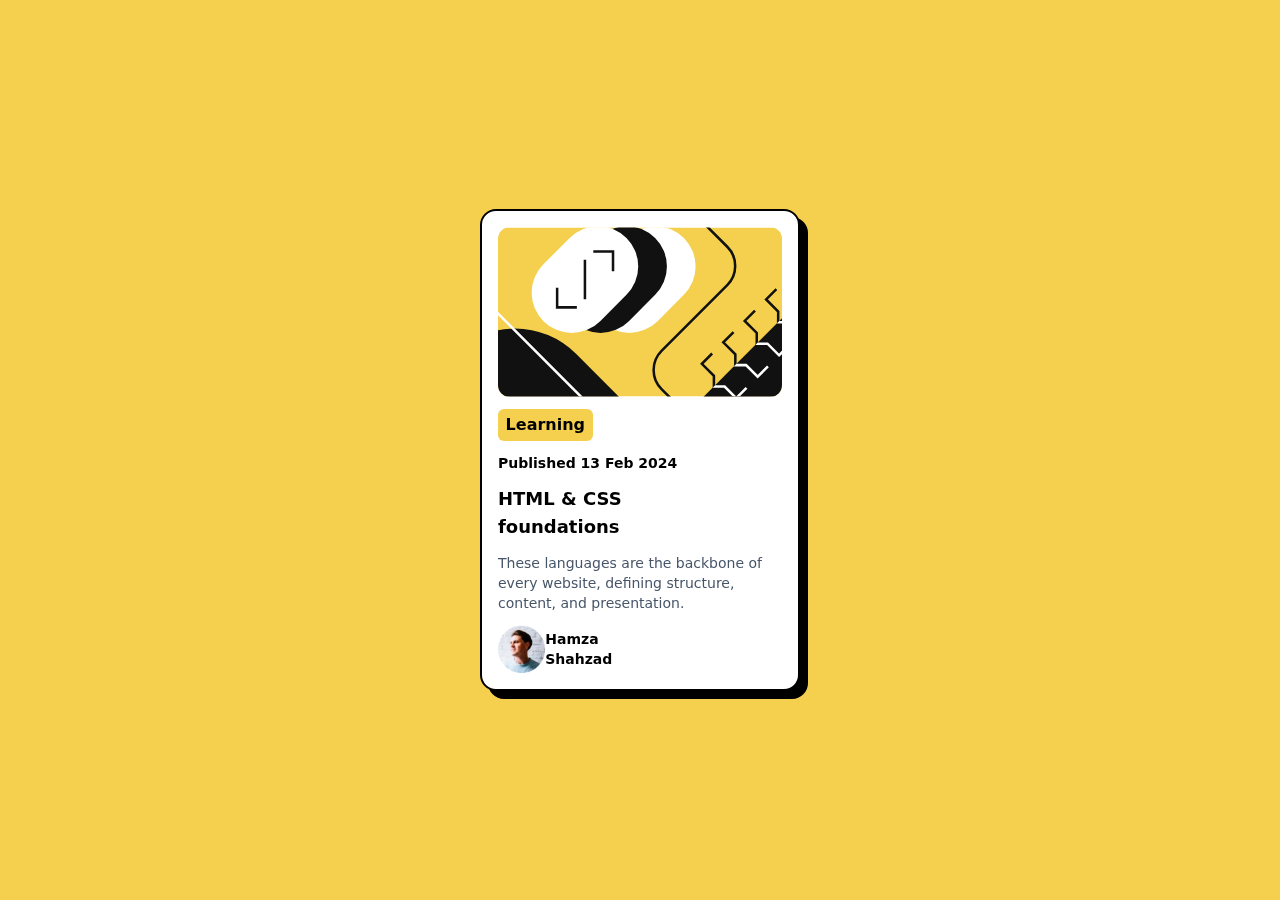
<file: blog-preview-card/src/index.html>
<!DOCTYPE html>
<html lang="en">
  <head>
    <meta charset="UTF-8" />
    <meta name="viewport" content="width=device-width, initial-scale=1.0" />
    <title>Blog Preview Card</title>
    <link rel="stylesheet" href="./output.css" />
  </head>
  <body
    class="bg-yellow-350 flex flex-col items-center justify-center h-screen"
  >
    <div
      class="bg-white flex flex-col justify-center p-4 rounded-2xl max-w-80 drop-shadow-2l border-2 border-black"
    >
      <img src="./assets/cover.svg" class="rounded-xl" />
      <div class="flex flex-col">
        <span
          class="bg-yellow-350 p-1 mt-3 w-1/3 text-center rounded-md text-s font-bold"
          >Learning</span
        >
        <p class="mt-3 text-sm font-semibold">Published 13 Feb 2024</p>
      </div>
      <div class="mt-3">
        <h1
          class="font-bold text-lg hover:text-yellow-500 cursor-pointer w-10/12"
        >
          HTML & CSS foundations
        </h1>
        <p class="text-sm mt-3 text-slate-600 font-medium">
          These languages are the backbone of every website, defining structure,
          content, and presentation.
        </p>
      </div>
      <div class="mt-3 flex justify-around items-center w-3/5">
        <img src="./assets/image-avatar.webp" alt="avatar" class="size-12" />
        <h2 class="font-bold text-sm">Hamza Shahzad</h2>
      </div>
    </div>
  </body>
</html>
</file>
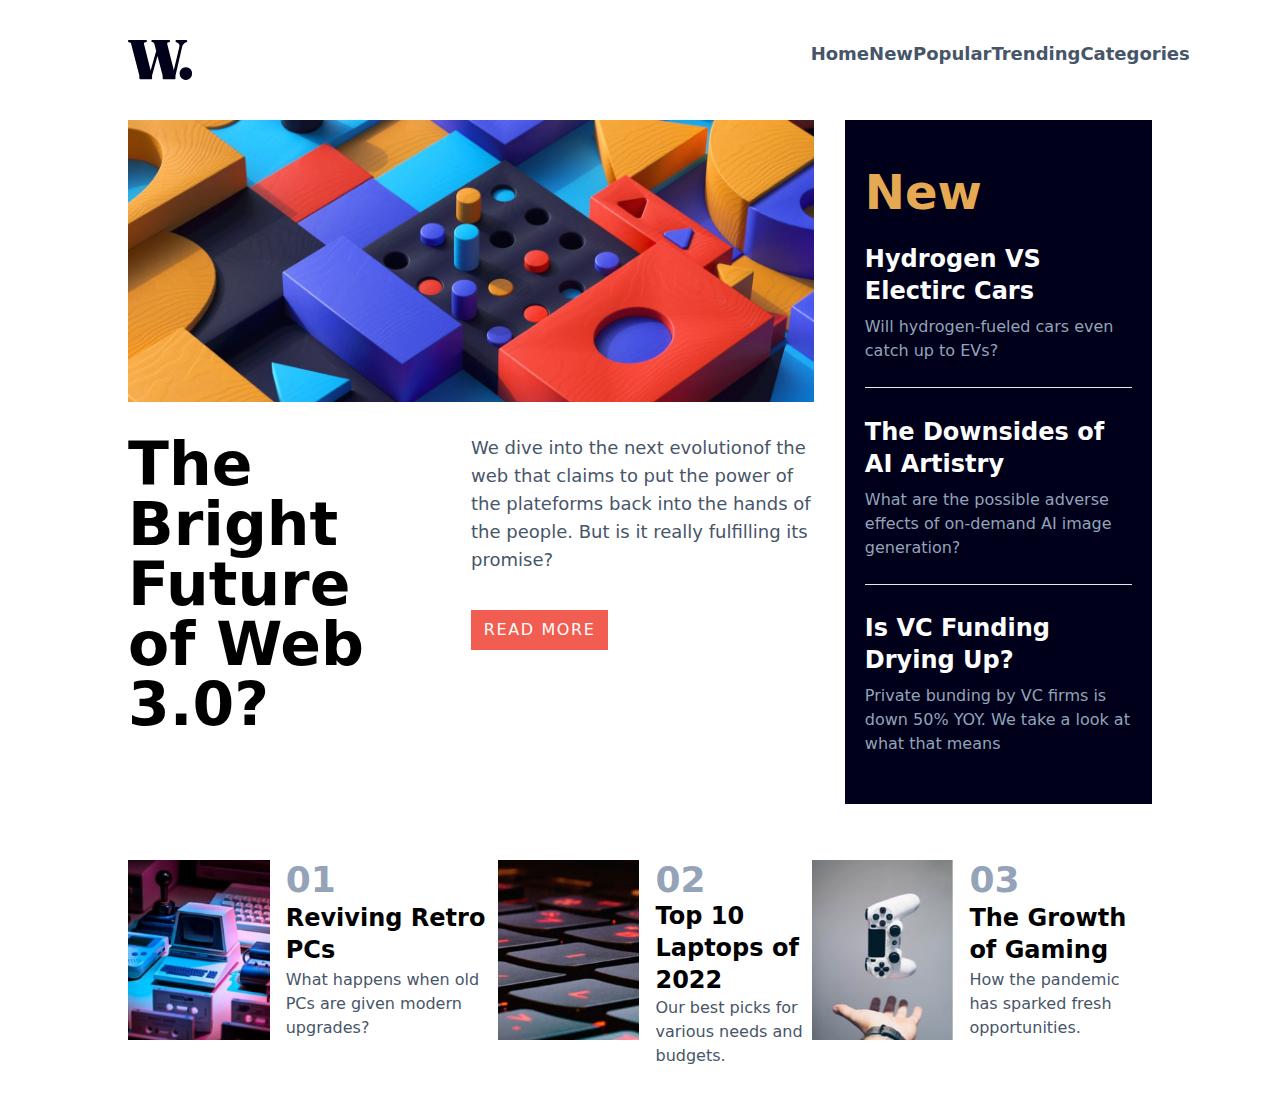
<file: news-homepage/src/index.html>
<!DOCTYPE html>
<html lang="en">
  <head>
    <meta charset="UTF-8" />
    <meta name="viewport" content="width=device-width, initial-scale=1.0" />
    <title>News HomePage | Hamza Shahzad</title>
    <link rel="stylesheet" href="./output.css" />
  </head>

  <body>
    <navbar class="flex m-auto w-80p justify-between mt-10">
      <img src="./assets/logo.svg" alt="" />
      <ul
        class="flex list-none w-1/3 justify-between text-slate-600 text-lg font-semibold"
      >
        <li class="hover:text-pinkShade cursor-pointer">Home</li>
        <li class="hover:text-pinkShade cursor-pointer">New</li>
        <li class="hover:text-pinkShade cursor-pointer">Popular</li>
        <li class="hover:text-pinkShade cursor-pointer">Trending</li>
        <li class="hover:text-pinkShade cursor-pointer">Categories</li>
      </ul>
    </navbar>
    <main class="flex flex-col justify-center items-center mt-10">
      <section class="flex w-80p justify-between h-80vh">
        <div class="w-72p">
          <img src="./assets/image-web-3-desktop.jpg" alt="" />
          <section class="flex justify-between">
            <h1 class="text-6xl font-bold w-40p mt-8">
              The Bright Future of Web 3.0?
            </h1>
            <p class="text-slate-600 w-2/4 text-lg mt-8">
              We dive into the next evolutionof the web that claims to put the
              power of the plateforms back into the hands of the people. But is
              it really fulfilling its promise?
              <br />
              <button
                class="bg-pinkShade text-white mt-9 w-2/5 pt-2 pb-2 tracking-widest text-base font-medium hover:bg-blackShade hover:text-white"
              >
                READ MORE
              </button>
            </p>
          </section>
        </div>
        <div
          class="flex flex-col bg-blackShade w-26p text-white justify-evenly p-5"
        >
          <span class="text-5xl text-peachShade font-bold">New</span>
          <section class="20vh">
            <h2 class="text-2xl font-bold hover:text-peachShade cursor-pointer">
              Hydrogen VS Electirc Cars
            </h2>
            <p class="text-slate-400 mt-2">
              Will hydrogen-fueled cars even catch up to EVs?
            </p>
            <hr class="mt-6" />
          </section>
          <section class="20vh">
            <h2 class="text-2xl font-bold hover:text-peachShade cursor-pointer">
              The Downsides of AI Artistry
            </h2>
            <p class="text-slate-400 mt-2">
              What are the possible adverse effects of on-demand AI image
              generation?
            </p>
            <hr class="mt-6" />
          </section>
          <section class="20vh">
            <h2 class="text-2xl font-bold hover:text-peachShade cursor-pointer">
              Is VC Funding Drying Up?
            </h2>
            <p class="text-slate-400 mt-2">
              Private bunding by VC firms is down 50% YOY. We take a look at
              what that means
            </p>
          </section>
        </div>
      </section>
      <section class="flex mt-14 mb-14 justify-between w-80p">
        <div class="flex h-20vh">
          <img src="./assets/image-retro-pcs.jpg" alt="" class="mr-4" />
          <section class="flex flex-col justify-between">
            <span class="text-slate-400 text-4xl font-bold">01</span>
            <h2 class="text-2xl font-bold hover:text-pinkShade cursor-pointer">
              Reviving Retro PCs
            </h2>
            <p class="text-slate-600">
              What happens when old PCs are given modern upgrades?
            </p>
          </section>
        </div>
        <div class="flex h-20vh">
          <img src="./assets/image-top-laptops.jpg" alt="" class="mr-4" />
          <section class="flex flex-col justify-between">
            <span class="text-slate-400 text-4xl font-bold">02</span>
            <h2 class="text-2xl font-bold hover:text-pinkShade cursor-pointer">
              Top 10 Laptops of 2022
            </h2>
            <p class="text-slate-600">
              Our best picks for various needs and budgets.
            </p>
          </section>
        </div>
        <div class="flex h-20vh">
          <img src="./assets/image-gaming-growth.jpg" alt="" class="mr-4" />
          <section class="flex flex-col justify-between">
            <span class="text-slate-400 text-4xl font-bold">03</span>
            <h2 class="text-2xl font-bold hover:text-pinkShade cursor-pointer">
              The Growth of Gaming
            </h2>
            <p class="text-slate-600">
              How the pandemic has sparked fresh opportunities.
            </p>
          </section>
        </div>
      </section>
    </main>
  </body>
</html>
</file>
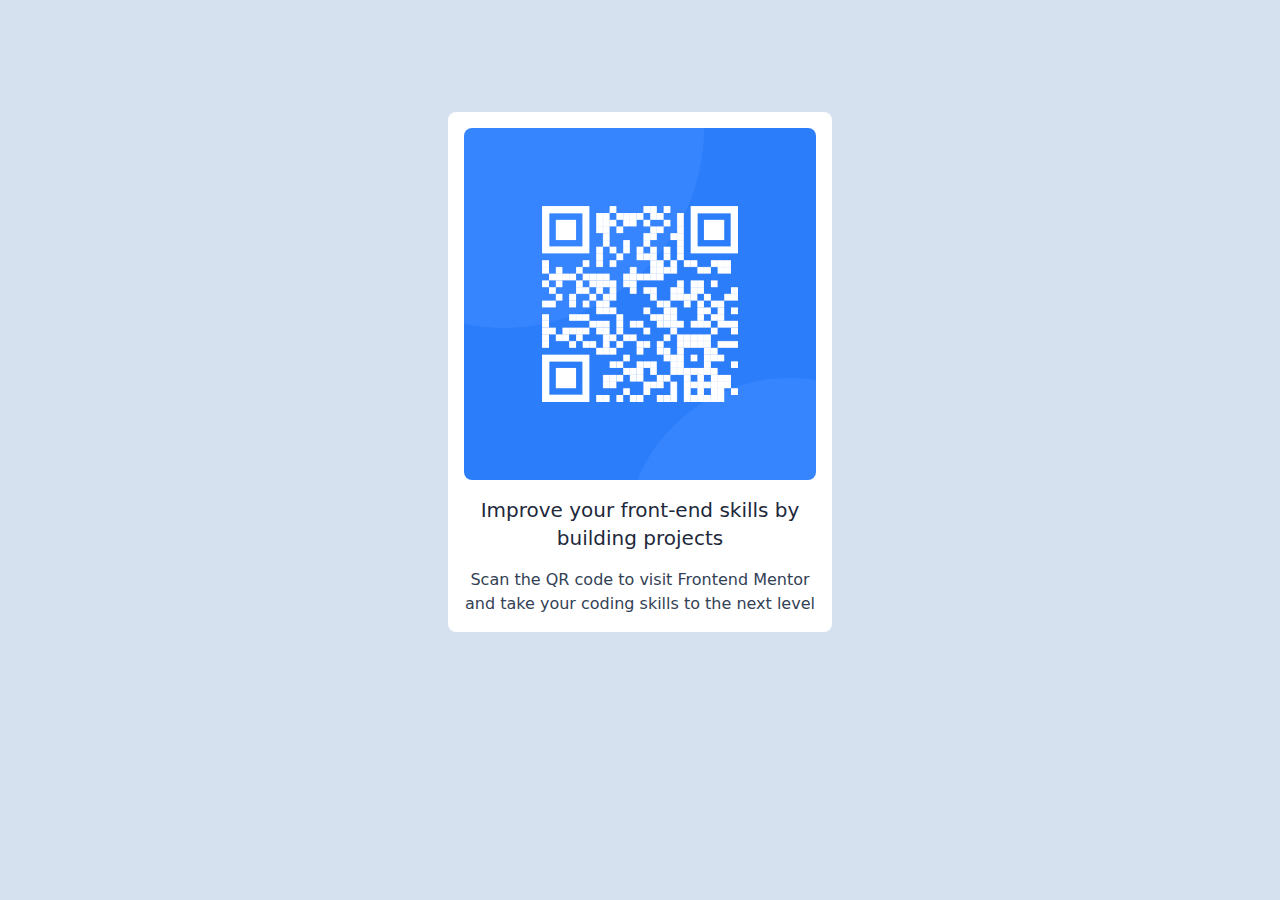
<file: qr-code-component/src/index.html>
<!DOCTYPE html>
<html lang="en">
  <head>
    <meta charset="UTF-8" />
    <meta name="viewport" content="width=device-width, initial-scale=1.0" />
    <link rel="stylesheet" href="output.css" />
    <title>QR Component</title>
  </head>
  <body class="bg-background">
    <div class="qrCard w-96 bg-white p-4 text-center rounded-lg m-auto mt-28">
      <img
        class="qrCard--image rounded-lg"
        src="./assets/image-qr-code.png"
        alt=""
      />
      <div class="qrCard--info">
        <h1 class="info--heading text-slate-800 text-xl mt-4">
          Improve your front-end skills by building projects
        </h1>
        <p class="info--description text-slate-700 mt-4">
          Scan the QR code to visit Frontend Mentor and take your coding skills
          to the next level
        </p>
      </div>
    </div>
  </body>
</html>
</file>
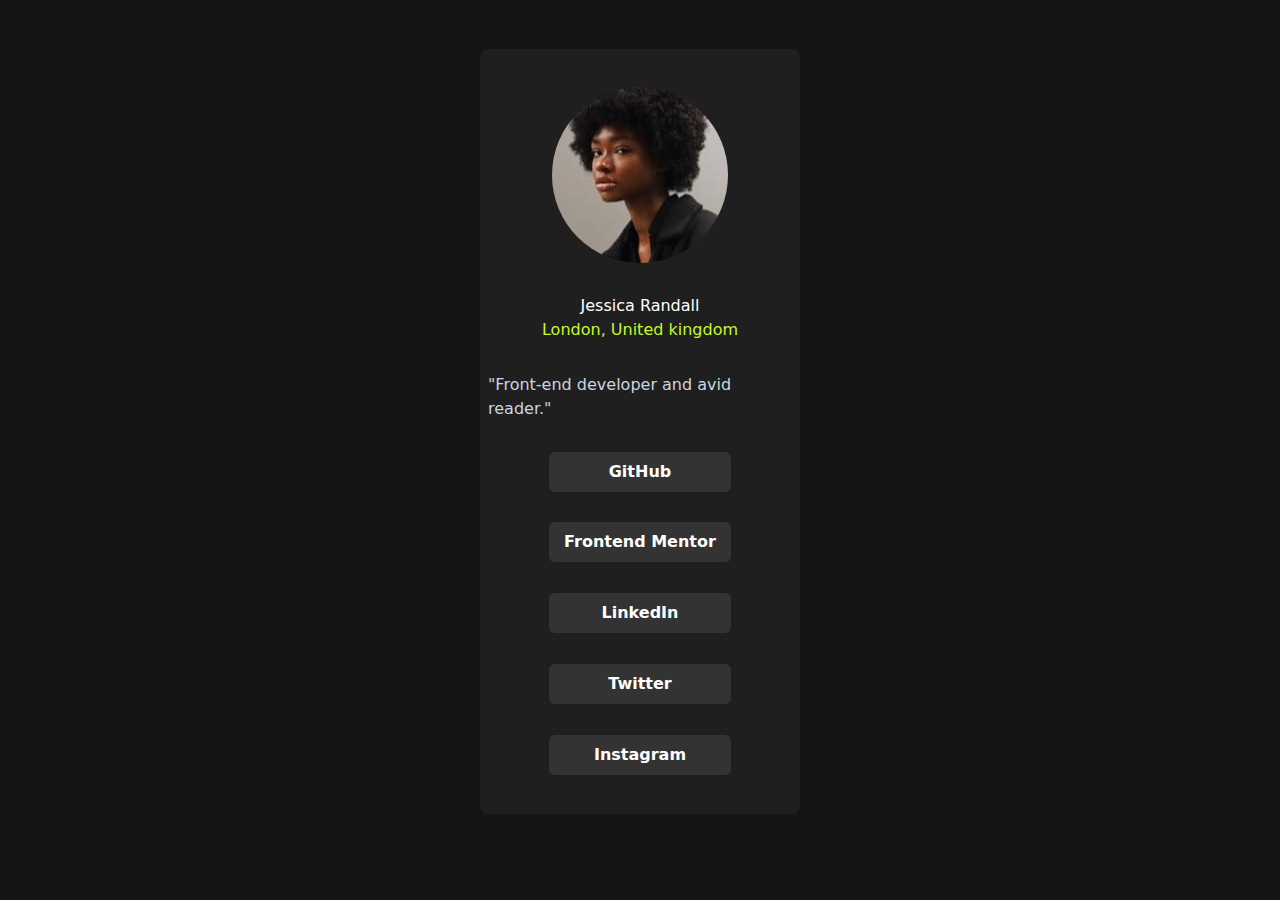
<file: social-links-profile/src/index.html>
<!DOCTYPE html>
<html lang="en">
  <head>
    <meta charset="UTF-8" />
    <meta name="viewport" content="width=device-width, initial-scale=1.0" />
    <title>Social Links Profile | Hamza</title>
    <link rel="stylesheet" href="./output.css" />
  </head>
  <body class="bg-semiBlack">
    <div
      class="bg-cardBg flex flex-col items-center justify-evenly w-3/12 p-2 h-85 m-auto mt-7 rounded-lg min-w-md sm:w-60 md:w-1/2 lg:w-3/12"
    >
      <img
        src="./assets/avatar-jessica.jpeg"
        alt="jessica"
        class="rounded-full"
      />
      <div class="text-center">
        <h1 class="text-white">Jessica Randall</h1>
        <h2 class="text-greenShade">London, United kingdom</h2>
      </div>
      <h3 class="text-slate-300">"Front-end developer and avid reader."</h3>
      <!-- <div class="flex flex-col justify-evenly"> -->
      <button
        class="bg-btnBg text-white h-10 w-60 rounded-md font-semibold hover:bg-greenShade hover:text-slate-800"
      >
        GitHub
      </button>
      <button
        class="bg-btnBg text-white h-10 w-60 rounded-md font-semibold hover:bg-greenShade hover:text-slate-800"
      >
        Frontend Mentor
      </button>
      <button
        class="bg-btnBg text-white h-10 w-60 rounded-md font-semibold hover:bg-greenShade hover:text-slate-800"
      >
        LinkedIn
      </button>
      <button
        class="bg-btnBg text-white h-10 w-60 rounded-md font-semibold hover:bg-greenShade hover:text-slate-800"
      >
        Twitter
      </button>
      <button
        class="bg-btnBg text-white h-10 w-60 rounded-md font-semibold hover:bg-greenShade hover:text-slate-800"
      >
        Instagram
      </button>
      <!-- </div> -->
    </div>
  </body>
</html>
</file>
<file: blog-preview-card/src/output.css>
/*
! tailwindcss v3.4.1 | MIT License | https://tailwindcss.com
*/

/*
1. Prevent padding and border from affecting element width. (https://github.com/mozdevs/cssremedy/issues/4)
2. Allow adding a border to an element by just adding a border-width. (https://github.com/tailwindcss/tailwindcss/pull/116)
*/

*,
::before,
::after {
  box-sizing: border-box;
  /* 1 */
  border-width: 0;
  /* 2 */
  border-style: solid;
  /* 2 */
  border-color: #e5e7eb;
  /* 2 */
}

::before,
::after {
  --tw-content: '';
}

/*
1. Use a consistent sensible line-height in all browsers.
2. Prevent adjustments of font size after orientation changes in iOS.
3. Use a more readable tab size.
4. Use the user's configured `sans` font-family by default.
5. Use the user's configured `sans` font-feature-settings by default.
6. Use the user's configured `sans` font-variation-settings by default.
7. Disable tap highlights on iOS
*/

html,
:host {
  line-height: 1.5;
  /* 1 */
  -webkit-text-size-adjust: 100%;
  /* 2 */
  -moz-tab-size: 4;
  /* 3 */
  -o-tab-size: 4;
     tab-size: 4;
  /* 3 */
  font-family: ui-sans-serif, system-ui, sans-serif, "Apple Color Emoji", "Segoe UI Emoji", "Segoe UI Symbol", "Noto Color Emoji";
  /* 4 */
  font-feature-settings: normal;
  /* 5 */
  font-variation-settings: normal;
  /* 6 */
  -webkit-tap-highlight-color: transparent;
  /* 7 */
}

/*
1. Remove the margin in all browsers.
2. Inherit line-height from `html` so users can set them as a class directly on the `html` element.
*/

body {
  margin: 0;
  /* 1 */
  line-height: inherit;
  /* 2 */
}

/*
1. Add the correct height in Firefox.
2. Correct the inheritance of border color in Firefox. (https://bugzilla.mozilla.org/show_bug.cgi?id=190655)
3. Ensure horizontal rules are visible by default.
*/

hr {
  height: 0;
  /* 1 */
  color: inherit;
  /* 2 */
  border-top-width: 1px;
  /* 3 */
}

/*
Add the correct text decoration in Chrome, Edge, and Safari.
*/

abbr:where([title]) {
  -webkit-text-decoration: underline dotted;
          text-decoration: underline dotted;
}

/*
Remove the default font size and weight for headings.
*/

h1,
h2,
h3,
h4,
h5,
h6 {
  font-size: inherit;
  font-weight: inherit;
}

/*
Reset links to optimize for opt-in styling instead of opt-out.
*/

a {
  color: inherit;
  text-decoration: inherit;
}

/*
Add the correct font weight in Edge and Safari.
*/

b,
strong {
  font-weight: bolder;
}

/*
1. Use the user's configured `mono` font-family by default.
2. Use the user's configured `mono` font-feature-settings by default.
3. Use the user's configured `mono` font-variation-settings by default.
4. Correct the odd `em` font sizing in all browsers.
*/

code,
kbd,
samp,
pre {
  font-family: ui-monospace, SFMono-Regular, Menlo, Monaco, Consolas, "Liberation Mono", "Courier New", monospace;
  /* 1 */
  font-feature-settings: normal;
  /* 2 */
  font-variation-settings: normal;
  /* 3 */
  font-size: 1em;
  /* 4 */
}

/*
Add the correct font size in all browsers.
*/

small {
  font-size: 80%;
}

/*
Prevent `sub` and `sup` elements from affecting the line height in all browsers.
*/

sub,
sup {
  font-size: 75%;
  line-height: 0;
  position: relative;
  vertical-align: baseline;
}

sub {
  bottom: -0.25em;
}

sup {
  top: -0.5em;
}

/*
1. Remove text indentation from table contents in Chrome and Safari. (https://bugs.chromium.org/p/chromium/issues/detail?id=999088, https://bugs.webkit.org/show_bug.cgi?id=201297)
2. Correct table border color inheritance in all Chrome and Safari. (https://bugs.chromium.org/p/chromium/issues/detail?id=935729, https://bugs.webkit.org/show_bug.cgi?id=195016)
3. Remove gaps between table borders by default.
*/

table {
  text-indent: 0;
  /* 1 */
  border-color: inherit;
  /* 2 */
  border-collapse: collapse;
  /* 3 */
}

/*
1. Change the font styles in all browsers.
2. Remove the margin in Firefox and Safari.
3. Remove default padding in all browsers.
*/

button,
input,
optgroup,
select,
textarea {
  font-family: inherit;
  /* 1 */
  font-feature-settings: inherit;
  /* 1 */
  font-variation-settings: inherit;
  /* 1 */
  font-size: 100%;
  /* 1 */
  font-weight: inherit;
  /* 1 */
  line-height: inherit;
  /* 1 */
  color: inherit;
  /* 1 */
  margin: 0;
  /* 2 */
  padding: 0;
  /* 3 */
}

/*
Remove the inheritance of text transform in Edge and Firefox.
*/

button,
select {
  text-transform: none;
}

/*
1. Correct the inability to style clickable types in iOS and Safari.
2. Remove default button styles.
*/

button,
[type='button'],
[type='reset'],
[type='submit'] {
  -webkit-appearance: button;
  /* 1 */
  background-color: transparent;
  /* 2 */
  background-image: none;
  /* 2 */
}

/*
Use the modern Firefox focus style for all focusable elements.
*/

:-moz-focusring {
  outline: auto;
}

/*
Remove the additional `:invalid` styles in Firefox. (https://github.com/mozilla/gecko-dev/blob/2f9eacd9d3d995c937b4251a5557d95d494c9be1/layout/style/res/forms.css#L728-L737)
*/

:-moz-ui-invalid {
  box-shadow: none;
}

/*
Add the correct vertical alignment in Chrome and Firefox.
*/

progress {
  vertical-align: baseline;
}

/*
Correct the cursor style of increment and decrement buttons in Safari.
*/

::-webkit-inner-spin-button,
::-webkit-outer-spin-button {
  height: auto;
}

/*
1. Correct the odd appearance in Chrome and Safari.
2. Correct the outline style in Safari.
*/

[type='search'] {
  -webkit-appearance: textfield;
  /* 1 */
  outline-offset: -2px;
  /* 2 */
}

/*
Remove the inner padding in Chrome and Safari on macOS.
*/

::-webkit-search-decoration {
  -webkit-appearance: none;
}

/*
1. Correct the inability to style clickable types in iOS and Safari.
2. Change font properties to `inherit` in Safari.
*/

::-webkit-file-upload-button {
  -webkit-appearance: button;
  /* 1 */
  font: inherit;
  /* 2 */
}

/*
Add the correct display in Chrome and Safari.
*/

summary {
  display: list-item;
}

/*
Removes the default spacing and border for appropriate elements.
*/

blockquote,
dl,
dd,
h1,
h2,
h3,
h4,
h5,
h6,
hr,
figure,
p,
pre {
  margin: 0;
}

fieldset {
  margin: 0;
  padding: 0;
}

legend {
  padding: 0;
}

ol,
ul,
menu {
  list-style: none;
  margin: 0;
  padding: 0;
}

/*
Reset default styling for dialogs.
*/

dialog {
  padding: 0;
}

/*
Prevent resizing textareas horizontally by default.
*/

textarea {
  resize: vertical;
}

/*
1. Reset the default placeholder opacity in Firefox. (https://github.com/tailwindlabs/tailwindcss/issues/3300)
2. Set the default placeholder color to the user's configured gray 400 color.
*/

input::-moz-placeholder, textarea::-moz-placeholder {
  opacity: 1;
  /* 1 */
  color: #9ca3af;
  /* 2 */
}

input::placeholder,
textarea::placeholder {
  opacity: 1;
  /* 1 */
  color: #9ca3af;
  /* 2 */
}

/*
Set the default cursor for buttons.
*/

button,
[role="button"] {
  cursor: pointer;
}

/*
Make sure disabled buttons don't get the pointer cursor.
*/

:disabled {
  cursor: default;
}

/*
1. Make replaced elements `display: block` by default. (https://github.com/mozdevs/cssremedy/issues/14)
2. Add `vertical-align: middle` to align replaced elements more sensibly by default. (https://github.com/jensimmons/cssremedy/issues/14#issuecomment-634934210)
   This can trigger a poorly considered lint error in some tools but is included by design.
*/

img,
svg,
video,
canvas,
audio,
iframe,
embed,
object {
  display: block;
  /* 1 */
  vertical-align: middle;
  /* 2 */
}

/*
Constrain images and videos to the parent width and preserve their intrinsic aspect ratio. (https://github.com/mozdevs/cssremedy/issues/14)
*/

img,
video {
  max-width: 100%;
  height: auto;
}

/* Make elements with the HTML hidden attribute stay hidden by default */

[hidden] {
  display: none;
}

*, ::before, ::after {
  --tw-border-spacing-x: 0;
  --tw-border-spacing-y: 0;
  --tw-translate-x: 0;
  --tw-translate-y: 0;
  --tw-rotate: 0;
  --tw-skew-x: 0;
  --tw-skew-y: 0;
  --tw-scale-x: 1;
  --tw-scale-y: 1;
  --tw-pan-x:  ;
  --tw-pan-y:  ;
  --tw-pinch-zoom:  ;
  --tw-scroll-snap-strictness: proximity;
  --tw-gradient-from-position:  ;
  --tw-gradient-via-position:  ;
  --tw-gradient-to-position:  ;
  --tw-ordinal:  ;
  --tw-slashed-zero:  ;
  --tw-numeric-figure:  ;
  --tw-numeric-spacing:  ;
  --tw-numeric-fraction:  ;
  --tw-ring-inset:  ;
  --tw-ring-offset-width: 0px;
  --tw-ring-offset-color: #fff;
  --tw-ring-color: rgb(59 130 246 / 0.5);
  --tw-ring-offset-shadow: 0 0 #0000;
  --tw-ring-shadow: 0 0 #0000;
  --tw-shadow: 0 0 #0000;
  --tw-shadow-colored: 0 0 #0000;
  --tw-blur:  ;
  --tw-brightness:  ;
  --tw-contrast:  ;
  --tw-grayscale:  ;
  --tw-hue-rotate:  ;
  --tw-invert:  ;
  --tw-saturate:  ;
  --tw-sepia:  ;
  --tw-drop-shadow:  ;
  --tw-backdrop-blur:  ;
  --tw-backdrop-brightness:  ;
  --tw-backdrop-contrast:  ;
  --tw-backdrop-grayscale:  ;
  --tw-backdrop-hue-rotate:  ;
  --tw-backdrop-invert:  ;
  --tw-backdrop-opacity:  ;
  --tw-backdrop-saturate:  ;
  --tw-backdrop-sepia:  ;
}

::backdrop {
  --tw-border-spacing-x: 0;
  --tw-border-spacing-y: 0;
  --tw-translate-x: 0;
  --tw-translate-y: 0;
  --tw-rotate: 0;
  --tw-skew-x: 0;
  --tw-skew-y: 0;
  --tw-scale-x: 1;
  --tw-scale-y: 1;
  --tw-pan-x:  ;
  --tw-pan-y:  ;
  --tw-pinch-zoom:  ;
  --tw-scroll-snap-strictness: proximity;
  --tw-gradient-from-position:  ;
  --tw-gradient-via-position:  ;
  --tw-gradient-to-position:  ;
  --tw-ordinal:  ;
  --tw-slashed-zero:  ;
  --tw-numeric-figure:  ;
  --tw-numeric-spacing:  ;
  --tw-numeric-fraction:  ;
  --tw-ring-inset:  ;
  --tw-ring-offset-width: 0px;
  --tw-ring-offset-color: #fff;
  --tw-ring-color: rgb(59 130 246 / 0.5);
  --tw-ring-offset-shadow: 0 0 #0000;
  --tw-ring-shadow: 0 0 #0000;
  --tw-shadow: 0 0 #0000;
  --tw-shadow-colored: 0 0 #0000;
  --tw-blur:  ;
  --tw-brightness:  ;
  --tw-contrast:  ;
  --tw-grayscale:  ;
  --tw-hue-rotate:  ;
  --tw-invert:  ;
  --tw-saturate:  ;
  --tw-sepia:  ;
  --tw-drop-shadow:  ;
  --tw-backdrop-blur:  ;
  --tw-backdrop-brightness:  ;
  --tw-backdrop-contrast:  ;
  --tw-backdrop-grayscale:  ;
  --tw-backdrop-hue-rotate:  ;
  --tw-backdrop-invert:  ;
  --tw-backdrop-opacity:  ;
  --tw-backdrop-saturate:  ;
  --tw-backdrop-sepia:  ;
}

.m-1 {
  margin: 0.25rem;
}

.mt-1 {
  margin-top: 0.25rem;
}

.mt-2 {
  margin-top: 0.5rem;
}

.mt-4 {
  margin-top: 1rem;
}

.mt-3 {
  margin-top: 0.75rem;
}

.flex {
  display: flex;
}

.size-10 {
  width: 2.5rem;
  height: 2.5rem;
}

.size-12 {
  width: 3rem;
  height: 3rem;
}

.h-screen {
  height: 100vh;
}

.h-12 {
  height: 3rem;
}

.h-48 {
  height: 12rem;
}

.h-32 {
  height: 8rem;
}

.h-24 {
  height: 6rem;
}

.w-6 {
  width: 1.5rem;
}

.w-1\/3 {
  width: 33.333333%;
}

.w-2\/5 {
  width: 40%;
}

.w-1\/2 {
  width: 50%;
}

.w-3\/5 {
  width: 60%;
}

.w-3\/4 {
  width: 75%;
}

.w-10\/12 {
  width: 83.333333%;
}

.w-9\/12 {
  width: 75%;
}

.max-w-80 {
  max-width: 20rem;
}

.cursor-pointer {
  cursor: pointer;
}

.flex-col {
  flex-direction: column;
}

.items-center {
  align-items: center;
}

.justify-center {
  justify-content: center;
}

.justify-around {
  justify-content: space-around;
}

.rounded-lg {
  border-radius: 0.5rem;
}

.rounded-xl {
  border-radius: 0.75rem;
}

.rounded-3xl {
  border-radius: 1.5rem;
}

.rounded-2xl {
  border-radius: 1rem;
}

.rounded-sm {
  border-radius: 0.125rem;
}

.rounded-md {
  border-radius: 0.375rem;
}

.rounded-e-xl {
  border-start-end-radius: 0.75rem;
  border-end-end-radius: 0.75rem;
}

.rounded-s-lg {
  border-start-start-radius: 0.5rem;
  border-end-start-radius: 0.5rem;
}

.rounded-t-lg {
  border-top-left-radius: 0.5rem;
  border-top-right-radius: 0.5rem;
}

.rounded-t-xl {
  border-top-left-radius: 0.75rem;
  border-top-right-radius: 0.75rem;
}

.rounded-l {
  border-top-left-radius: 0.25rem;
  border-bottom-left-radius: 0.25rem;
}

.border {
  border-width: 1px;
}

.border-2 {
  border-width: 2px;
}

.border-black {
  --tw-border-opacity: 1;
  border-color: rgb(0 0 0 / var(--tw-border-opacity));
}

.bg-white {
  --tw-bg-opacity: 1;
  background-color: rgb(255 255 255 / var(--tw-bg-opacity));
}

.bg-yellow-350 {
  --tw-bg-opacity: 1;
  background-color: rgb(245 208 78 / var(--tw-bg-opacity));
}

.bg-black {
  --tw-bg-opacity: 1;
  background-color: rgb(0 0 0 / var(--tw-bg-opacity));
}

.p-3 {
  padding: 0.75rem;
}

.p-2 {
  padding: 0.5rem;
}

.p-1 {
  padding: 0.25rem;
}

.p-4 {
  padding: 1rem;
}

.text-center {
  text-align: center;
}

.align-middle {
  vertical-align: middle;
}

.text-xs {
  font-size: 0.75rem;
  line-height: 1rem;
}

.text-sm {
  font-size: 0.875rem;
  line-height: 1.25rem;
}

.text-lg {
  font-size: 1.125rem;
  line-height: 1.75rem;
}

.font-semibold {
  font-weight: 600;
}

.font-bold {
  font-weight: 700;
}

.font-extrabold {
  font-weight: 800;
}

.font-thin {
  font-weight: 100;
}

.font-medium {
  font-weight: 500;
}

.text-slate-600 {
  --tw-text-opacity: 1;
  color: rgb(71 85 105 / var(--tw-text-opacity));
}

.drop-shadow-2l {
  --tw-drop-shadow: drop-shadow( 8px 8px 0px  black);
  filter: var(--tw-blur) var(--tw-brightness) var(--tw-contrast) var(--tw-grayscale) var(--tw-hue-rotate) var(--tw-invert) var(--tw-saturate) var(--tw-sepia) var(--tw-drop-shadow);
}

.hover\:text-yellow-400:hover {
  --tw-text-opacity: 1;
  color: rgb(250 204 21 / var(--tw-text-opacity));
}

.hover\:text-yellow-500:hover {
  --tw-text-opacity: 1;
  color: rgb(234 179 8 / var(--tw-text-opacity));
}
</file>
<file: news-homepage/src/output.css>
/*
! tailwindcss v3.4.1 | MIT License | https://tailwindcss.com
*/

/*
1. Prevent padding and border from affecting element width. (https://github.com/mozdevs/cssremedy/issues/4)
2. Allow adding a border to an element by just adding a border-width. (https://github.com/tailwindcss/tailwindcss/pull/116)
*/

*,
::before,
::after {
  box-sizing: border-box;
  /* 1 */
  border-width: 0;
  /* 2 */
  border-style: solid;
  /* 2 */
  border-color: #e5e7eb;
  /* 2 */
}

::before,
::after {
  --tw-content: '';
}

/*
1. Use a consistent sensible line-height in all browsers.
2. Prevent adjustments of font size after orientation changes in iOS.
3. Use a more readable tab size.
4. Use the user's configured `sans` font-family by default.
5. Use the user's configured `sans` font-feature-settings by default.
6. Use the user's configured `sans` font-variation-settings by default.
7. Disable tap highlights on iOS
*/

html,
:host {
  line-height: 1.5;
  /* 1 */
  -webkit-text-size-adjust: 100%;
  /* 2 */
  -moz-tab-size: 4;
  /* 3 */
  -o-tab-size: 4;
     tab-size: 4;
  /* 3 */
  font-family: ui-sans-serif, system-ui, sans-serif, "Apple Color Emoji", "Segoe UI Emoji", "Segoe UI Symbol", "Noto Color Emoji";
  /* 4 */
  font-feature-settings: normal;
  /* 5 */
  font-variation-settings: normal;
  /* 6 */
  -webkit-tap-highlight-color: transparent;
  /* 7 */
}

/*
1. Remove the margin in all browsers.
2. Inherit line-height from `html` so users can set them as a class directly on the `html` element.
*/

body {
  margin: 0;
  /* 1 */
  line-height: inherit;
  /* 2 */
}

/*
1. Add the correct height in Firefox.
2. Correct the inheritance of border color in Firefox. (https://bugzilla.mozilla.org/show_bug.cgi?id=190655)
3. Ensure horizontal rules are visible by default.
*/

hr {
  height: 0;
  /* 1 */
  color: inherit;
  /* 2 */
  border-top-width: 1px;
  /* 3 */
}

/*
Add the correct text decoration in Chrome, Edge, and Safari.
*/

abbr:where([title]) {
  -webkit-text-decoration: underline dotted;
          text-decoration: underline dotted;
}

/*
Remove the default font size and weight for headings.
*/

h1,
h2,
h3,
h4,
h5,
h6 {
  font-size: inherit;
  font-weight: inherit;
}

/*
Reset links to optimize for opt-in styling instead of opt-out.
*/

a {
  color: inherit;
  text-decoration: inherit;
}

/*
Add the correct font weight in Edge and Safari.
*/

b,
strong {
  font-weight: bolder;
}

/*
1. Use the user's configured `mono` font-family by default.
2. Use the user's configured `mono` font-feature-settings by default.
3. Use the user's configured `mono` font-variation-settings by default.
4. Correct the odd `em` font sizing in all browsers.
*/

code,
kbd,
samp,
pre {
  font-family: ui-monospace, SFMono-Regular, Menlo, Monaco, Consolas, "Liberation Mono", "Courier New", monospace;
  /* 1 */
  font-feature-settings: normal;
  /* 2 */
  font-variation-settings: normal;
  /* 3 */
  font-size: 1em;
  /* 4 */
}

/*
Add the correct font size in all browsers.
*/

small {
  font-size: 80%;
}

/*
Prevent `sub` and `sup` elements from affecting the line height in all browsers.
*/

sub,
sup {
  font-size: 75%;
  line-height: 0;
  position: relative;
  vertical-align: baseline;
}

sub {
  bottom: -0.25em;
}

sup {
  top: -0.5em;
}

/*
1. Remove text indentation from table contents in Chrome and Safari. (https://bugs.chromium.org/p/chromium/issues/detail?id=999088, https://bugs.webkit.org/show_bug.cgi?id=201297)
2. Correct table border color inheritance in all Chrome and Safari. (https://bugs.chromium.org/p/chromium/issues/detail?id=935729, https://bugs.webkit.org/show_bug.cgi?id=195016)
3. Remove gaps between table borders by default.
*/

table {
  text-indent: 0;
  /* 1 */
  border-color: inherit;
  /* 2 */
  border-collapse: collapse;
  /* 3 */
}

/*
1. Change the font styles in all browsers.
2. Remove the margin in Firefox and Safari.
3. Remove default padding in all browsers.
*/

button,
input,
optgroup,
select,
textarea {
  font-family: inherit;
  /* 1 */
  font-feature-settings: inherit;
  /* 1 */
  font-variation-settings: inherit;
  /* 1 */
  font-size: 100%;
  /* 1 */
  font-weight: inherit;
  /* 1 */
  line-height: inherit;
  /* 1 */
  color: inherit;
  /* 1 */
  margin: 0;
  /* 2 */
  padding: 0;
  /* 3 */
}

/*
Remove the inheritance of text transform in Edge and Firefox.
*/

button,
select {
  text-transform: none;
}

/*
1. Correct the inability to style clickable types in iOS and Safari.
2. Remove default button styles.
*/

button,
[type='button'],
[type='reset'],
[type='submit'] {
  -webkit-appearance: button;
  /* 1 */
  background-color: transparent;
  /* 2 */
  background-image: none;
  /* 2 */
}

/*
Use the modern Firefox focus style for all focusable elements.
*/

:-moz-focusring {
  outline: auto;
}

/*
Remove the additional `:invalid` styles in Firefox. (https://github.com/mozilla/gecko-dev/blob/2f9eacd9d3d995c937b4251a5557d95d494c9be1/layout/style/res/forms.css#L728-L737)
*/

:-moz-ui-invalid {
  box-shadow: none;
}

/*
Add the correct vertical alignment in Chrome and Firefox.
*/

progress {
  vertical-align: baseline;
}

/*
Correct the cursor style of increment and decrement buttons in Safari.
*/

::-webkit-inner-spin-button,
::-webkit-outer-spin-button {
  height: auto;
}

/*
1. Correct the odd appearance in Chrome and Safari.
2. Correct the outline style in Safari.
*/

[type='search'] {
  -webkit-appearance: textfield;
  /* 1 */
  outline-offset: -2px;
  /* 2 */
}

/*
Remove the inner padding in Chrome and Safari on macOS.
*/

::-webkit-search-decoration {
  -webkit-appearance: none;
}

/*
1. Correct the inability to style clickable types in iOS and Safari.
2. Change font properties to `inherit` in Safari.
*/

::-webkit-file-upload-button {
  -webkit-appearance: button;
  /* 1 */
  font: inherit;
  /* 2 */
}

/*
Add the correct display in Chrome and Safari.
*/

summary {
  display: list-item;
}

/*
Removes the default spacing and border for appropriate elements.
*/

blockquote,
dl,
dd,
h1,
h2,
h3,
h4,
h5,
h6,
hr,
figure,
p,
pre {
  margin: 0;
}

fieldset {
  margin: 0;
  padding: 0;
}

legend {
  padding: 0;
}

ol,
ul,
menu {
  list-style: none;
  margin: 0;
  padding: 0;
}

/*
Reset default styling for dialogs.
*/

dialog {
  padding: 0;
}

/*
Prevent resizing textareas horizontally by default.
*/

textarea {
  resize: vertical;
}

/*
1. Reset the default placeholder opacity in Firefox. (https://github.com/tailwindlabs/tailwindcss/issues/3300)
2. Set the default placeholder color to the user's configured gray 400 color.
*/

input::-moz-placeholder, textarea::-moz-placeholder {
  opacity: 1;
  /* 1 */
  color: #9ca3af;
  /* 2 */
}

input::placeholder,
textarea::placeholder {
  opacity: 1;
  /* 1 */
  color: #9ca3af;
  /* 2 */
}

/*
Set the default cursor for buttons.
*/

button,
[role="button"] {
  cursor: pointer;
}

/*
Make sure disabled buttons don't get the pointer cursor.
*/

:disabled {
  cursor: default;
}

/*
1. Make replaced elements `display: block` by default. (https://github.com/mozdevs/cssremedy/issues/14)
2. Add `vertical-align: middle` to align replaced elements more sensibly by default. (https://github.com/jensimmons/cssremedy/issues/14#issuecomment-634934210)
   This can trigger a poorly considered lint error in some tools but is included by design.
*/

img,
svg,
video,
canvas,
audio,
iframe,
embed,
object {
  display: block;
  /* 1 */
  vertical-align: middle;
  /* 2 */
}

/*
Constrain images and videos to the parent width and preserve their intrinsic aspect ratio. (https://github.com/mozdevs/cssremedy/issues/14)
*/

img,
video {
  max-width: 100%;
  height: auto;
}

/* Make elements with the HTML hidden attribute stay hidden by default */

[hidden] {
  display: none;
}

*, ::before, ::after {
  --tw-border-spacing-x: 0;
  --tw-border-spacing-y: 0;
  --tw-translate-x: 0;
  --tw-translate-y: 0;
  --tw-rotate: 0;
  --tw-skew-x: 0;
  --tw-skew-y: 0;
  --tw-scale-x: 1;
  --tw-scale-y: 1;
  --tw-pan-x:  ;
  --tw-pan-y:  ;
  --tw-pinch-zoom:  ;
  --tw-scroll-snap-strictness: proximity;
  --tw-gradient-from-position:  ;
  --tw-gradient-via-position:  ;
  --tw-gradient-to-position:  ;
  --tw-ordinal:  ;
  --tw-slashed-zero:  ;
  --tw-numeric-figure:  ;
  --tw-numeric-spacing:  ;
  --tw-numeric-fraction:  ;
  --tw-ring-inset:  ;
  --tw-ring-offset-width: 0px;
  --tw-ring-offset-color: #fff;
  --tw-ring-color: rgb(59 130 246 / 0.5);
  --tw-ring-offset-shadow: 0 0 #0000;
  --tw-ring-shadow: 0 0 #0000;
  --tw-shadow: 0 0 #0000;
  --tw-shadow-colored: 0 0 #0000;
  --tw-blur:  ;
  --tw-brightness:  ;
  --tw-contrast:  ;
  --tw-grayscale:  ;
  --tw-hue-rotate:  ;
  --tw-invert:  ;
  --tw-saturate:  ;
  --tw-sepia:  ;
  --tw-drop-shadow:  ;
  --tw-backdrop-blur:  ;
  --tw-backdrop-brightness:  ;
  --tw-backdrop-contrast:  ;
  --tw-backdrop-grayscale:  ;
  --tw-backdrop-hue-rotate:  ;
  --tw-backdrop-invert:  ;
  --tw-backdrop-opacity:  ;
  --tw-backdrop-saturate:  ;
  --tw-backdrop-sepia:  ;
}

::backdrop {
  --tw-border-spacing-x: 0;
  --tw-border-spacing-y: 0;
  --tw-translate-x: 0;
  --tw-translate-y: 0;
  --tw-rotate: 0;
  --tw-skew-x: 0;
  --tw-skew-y: 0;
  --tw-scale-x: 1;
  --tw-scale-y: 1;
  --tw-pan-x:  ;
  --tw-pan-y:  ;
  --tw-pinch-zoom:  ;
  --tw-scroll-snap-strictness: proximity;
  --tw-gradient-from-position:  ;
  --tw-gradient-via-position:  ;
  --tw-gradient-to-position:  ;
  --tw-ordinal:  ;
  --tw-slashed-zero:  ;
  --tw-numeric-figure:  ;
  --tw-numeric-spacing:  ;
  --tw-numeric-fraction:  ;
  --tw-ring-inset:  ;
  --tw-ring-offset-width: 0px;
  --tw-ring-offset-color: #fff;
  --tw-ring-color: rgb(59 130 246 / 0.5);
  --tw-ring-offset-shadow: 0 0 #0000;
  --tw-ring-shadow: 0 0 #0000;
  --tw-shadow: 0 0 #0000;
  --tw-shadow-colored: 0 0 #0000;
  --tw-blur:  ;
  --tw-brightness:  ;
  --tw-contrast:  ;
  --tw-grayscale:  ;
  --tw-hue-rotate:  ;
  --tw-invert:  ;
  --tw-saturate:  ;
  --tw-sepia:  ;
  --tw-drop-shadow:  ;
  --tw-backdrop-blur:  ;
  --tw-backdrop-brightness:  ;
  --tw-backdrop-contrast:  ;
  --tw-backdrop-grayscale:  ;
  --tw-backdrop-hue-rotate:  ;
  --tw-backdrop-invert:  ;
  --tw-backdrop-opacity:  ;
  --tw-backdrop-saturate:  ;
  --tw-backdrop-sepia:  ;
}

.m-auto {
  margin: auto;
}

.mt-10 {
  margin-top: 2.5rem;
}

.mt-14 {
  margin-top: 3.5rem;
}

.mt-6 {
  margin-top: 1.5rem;
}

.mt-8 {
  margin-top: 2rem;
}

.mt-9 {
  margin-top: 2.25rem;
}

.mb-14 {
  margin-bottom: 3.5rem;
}

.mr-4 {
  margin-right: 1rem;
}

.mt-2 {
  margin-top: 0.5rem;
}

.flex {
  display: flex;
}

.h-20vh {
  height: 20vh;
}

.h-80vh {
  height: 76vh;
}

.w-1\/3 {
  width: 33.333333%;
}

.w-2\/4 {
  width: 50%;
}

.w-2\/5 {
  width: 40%;
}

.w-26p {
  width: 30%;
}

.w-40p {
  width: 40%;
}

.w-5\/6 {
  width: 83.333333%;
}

.w-72p {
  width: 67%;
}

.w-80p {
  width: 80%;
}

.cursor-pointer {
  cursor: pointer;
}

.list-none {
  list-style-type: none;
}

.flex-col {
  flex-direction: column;
}

.flex-wrap {
  flex-wrap: wrap;
}

.items-center {
  align-items: center;
}

.justify-center {
  justify-content: center;
}

.justify-between {
  justify-content: space-between;
}

.justify-evenly {
  justify-content: space-evenly;
}

.bg-blackShade {
  --tw-bg-opacity: 1;
  background-color: rgb(0 0 26 / var(--tw-bg-opacity));
}

.bg-pinkShade {
  --tw-bg-opacity: 1;
  background-color: rgb(241 93 81 / var(--tw-bg-opacity));
}

.p-5 {
  padding: 1.25rem;
}

.pb-2 {
  padding-bottom: 0.5rem;
}

.pt-2 {
  padding-top: 0.5rem;
}

.text-2xl {
  font-size: 1.5rem;
  line-height: 2rem;
}

.text-4xl {
  font-size: 2.25rem;
  line-height: 2.5rem;
}

.text-5xl {
  font-size: 3rem;
  line-height: 1;
}

.text-6xl {
  font-size: 3.75rem;
  line-height: 1;
}

.text-base {
  font-size: 1rem;
  line-height: 1.5rem;
}

.text-lg {
  font-size: 1.125rem;
  line-height: 1.75rem;
}

.font-bold {
  font-weight: 700;
}

.font-medium {
  font-weight: 500;
}

.font-semibold {
  font-weight: 600;
}

.tracking-widest {
  letter-spacing: 0.1em;
}

.text-peachShade {
  --tw-text-opacity: 1;
  color: rgb(230 169 83 / var(--tw-text-opacity));
}

.text-slate-400 {
  --tw-text-opacity: 1;
  color: rgb(148 163 184 / var(--tw-text-opacity));
}

.text-slate-600 {
  --tw-text-opacity: 1;
  color: rgb(71 85 105 / var(--tw-text-opacity));
}

.text-white {
  --tw-text-opacity: 1;
  color: rgb(255 255 255 / var(--tw-text-opacity));
}

.hover\:bg-blackShade:hover {
  --tw-bg-opacity: 1;
  background-color: rgb(0 0 26 / var(--tw-bg-opacity));
}

.hover\:text-pinkShade:hover {
  --tw-text-opacity: 1;
  color: rgb(241 93 81 / var(--tw-text-opacity));
}

.hover\:text-white:hover {
  --tw-text-opacity: 1;
  color: rgb(255 255 255 / var(--tw-text-opacity));
}

.hover\:text-peachShade:hover {
  --tw-text-opacity: 1;
  color: rgb(230 169 83 / var(--tw-text-opacity));
}
</file>
<file: qr-code-component/src/output.css>
/*
! tailwindcss v3.4.1 | MIT License | https://tailwindcss.com
*/

/*
1. Prevent padding and border from affecting element width. (https://github.com/mozdevs/cssremedy/issues/4)
2. Allow adding a border to an element by just adding a border-width. (https://github.com/tailwindcss/tailwindcss/pull/116)
*/

*,
::before,
::after {
  box-sizing: border-box;
  /* 1 */
  border-width: 0;
  /* 2 */
  border-style: solid;
  /* 2 */
  border-color: #e5e7eb;
  /* 2 */
}

::before,
::after {
  --tw-content: '';
}

/*
1. Use a consistent sensible line-height in all browsers.
2. Prevent adjustments of font size after orientation changes in iOS.
3. Use a more readable tab size.
4. Use the user's configured `sans` font-family by default.
5. Use the user's configured `sans` font-feature-settings by default.
6. Use the user's configured `sans` font-variation-settings by default.
7. Disable tap highlights on iOS
*/

html,
:host {
  line-height: 1.5;
  /* 1 */
  -webkit-text-size-adjust: 100%;
  /* 2 */
  -moz-tab-size: 4;
  /* 3 */
  -o-tab-size: 4;
     tab-size: 4;
  /* 3 */
  font-family: ui-sans-serif, system-ui, sans-serif, "Apple Color Emoji", "Segoe UI Emoji", "Segoe UI Symbol", "Noto Color Emoji";
  /* 4 */
  font-feature-settings: normal;
  /* 5 */
  font-variation-settings: normal;
  /* 6 */
  -webkit-tap-highlight-color: transparent;
  /* 7 */
}

/*
1. Remove the margin in all browsers.
2. Inherit line-height from `html` so users can set them as a class directly on the `html` element.
*/

body {
  margin: 0;
  /* 1 */
  line-height: inherit;
  /* 2 */
}

/*
1. Add the correct height in Firefox.
2. Correct the inheritance of border color in Firefox. (https://bugzilla.mozilla.org/show_bug.cgi?id=190655)
3. Ensure horizontal rules are visible by default.
*/

hr {
  height: 0;
  /* 1 */
  color: inherit;
  /* 2 */
  border-top-width: 1px;
  /* 3 */
}

/*
Add the correct text decoration in Chrome, Edge, and Safari.
*/

abbr:where([title]) {
  -webkit-text-decoration: underline dotted;
          text-decoration: underline dotted;
}

/*
Remove the default font size and weight for headings.
*/

h1,
h2,
h3,
h4,
h5,
h6 {
  font-size: inherit;
  font-weight: inherit;
}

/*
Reset links to optimize for opt-in styling instead of opt-out.
*/

a {
  color: inherit;
  text-decoration: inherit;
}

/*
Add the correct font weight in Edge and Safari.
*/

b,
strong {
  font-weight: bolder;
}

/*
1. Use the user's configured `mono` font-family by default.
2. Use the user's configured `mono` font-feature-settings by default.
3. Use the user's configured `mono` font-variation-settings by default.
4. Correct the odd `em` font sizing in all browsers.
*/

code,
kbd,
samp,
pre {
  font-family: ui-monospace, SFMono-Regular, Menlo, Monaco, Consolas, "Liberation Mono", "Courier New", monospace;
  /* 1 */
  font-feature-settings: normal;
  /* 2 */
  font-variation-settings: normal;
  /* 3 */
  font-size: 1em;
  /* 4 */
}

/*
Add the correct font size in all browsers.
*/

small {
  font-size: 80%;
}

/*
Prevent `sub` and `sup` elements from affecting the line height in all browsers.
*/

sub,
sup {
  font-size: 75%;
  line-height: 0;
  position: relative;
  vertical-align: baseline;
}

sub {
  bottom: -0.25em;
}

sup {
  top: -0.5em;
}

/*
1. Remove text indentation from table contents in Chrome and Safari. (https://bugs.chromium.org/p/chromium/issues/detail?id=999088, https://bugs.webkit.org/show_bug.cgi?id=201297)
2. Correct table border color inheritance in all Chrome and Safari. (https://bugs.chromium.org/p/chromium/issues/detail?id=935729, https://bugs.webkit.org/show_bug.cgi?id=195016)
3. Remove gaps between table borders by default.
*/

table {
  text-indent: 0;
  /* 1 */
  border-color: inherit;
  /* 2 */
  border-collapse: collapse;
  /* 3 */
}

/*
1. Change the font styles in all browsers.
2. Remove the margin in Firefox and Safari.
3. Remove default padding in all browsers.
*/

button,
input,
optgroup,
select,
textarea {
  font-family: inherit;
  /* 1 */
  font-feature-settings: inherit;
  /* 1 */
  font-variation-settings: inherit;
  /* 1 */
  font-size: 100%;
  /* 1 */
  font-weight: inherit;
  /* 1 */
  line-height: inherit;
  /* 1 */
  color: inherit;
  /* 1 */
  margin: 0;
  /* 2 */
  padding: 0;
  /* 3 */
}

/*
Remove the inheritance of text transform in Edge and Firefox.
*/

button,
select {
  text-transform: none;
}

/*
1. Correct the inability to style clickable types in iOS and Safari.
2. Remove default button styles.
*/

button,
[type='button'],
[type='reset'],
[type='submit'] {
  -webkit-appearance: button;
  /* 1 */
  background-color: transparent;
  /* 2 */
  background-image: none;
  /* 2 */
}

/*
Use the modern Firefox focus style for all focusable elements.
*/

:-moz-focusring {
  outline: auto;
}

/*
Remove the additional `:invalid` styles in Firefox. (https://github.com/mozilla/gecko-dev/blob/2f9eacd9d3d995c937b4251a5557d95d494c9be1/layout/style/res/forms.css#L728-L737)
*/

:-moz-ui-invalid {
  box-shadow: none;
}

/*
Add the correct vertical alignment in Chrome and Firefox.
*/

progress {
  vertical-align: baseline;
}

/*
Correct the cursor style of increment and decrement buttons in Safari.
*/

::-webkit-inner-spin-button,
::-webkit-outer-spin-button {
  height: auto;
}

/*
1. Correct the odd appearance in Chrome and Safari.
2. Correct the outline style in Safari.
*/

[type='search'] {
  -webkit-appearance: textfield;
  /* 1 */
  outline-offset: -2px;
  /* 2 */
}

/*
Remove the inner padding in Chrome and Safari on macOS.
*/

::-webkit-search-decoration {
  -webkit-appearance: none;
}

/*
1. Correct the inability to style clickable types in iOS and Safari.
2. Change font properties to `inherit` in Safari.
*/

::-webkit-file-upload-button {
  -webkit-appearance: button;
  /* 1 */
  font: inherit;
  /* 2 */
}

/*
Add the correct display in Chrome and Safari.
*/

summary {
  display: list-item;
}

/*
Removes the default spacing and border for appropriate elements.
*/

blockquote,
dl,
dd,
h1,
h2,
h3,
h4,
h5,
h6,
hr,
figure,
p,
pre {
  margin: 0;
}

fieldset {
  margin: 0;
  padding: 0;
}

legend {
  padding: 0;
}

ol,
ul,
menu {
  list-style: none;
  margin: 0;
  padding: 0;
}

/*
Reset default styling for dialogs.
*/

dialog {
  padding: 0;
}

/*
Prevent resizing textareas horizontally by default.
*/

textarea {
  resize: vertical;
}

/*
1. Reset the default placeholder opacity in Firefox. (https://github.com/tailwindlabs/tailwindcss/issues/3300)
2. Set the default placeholder color to the user's configured gray 400 color.
*/

input::-moz-placeholder, textarea::-moz-placeholder {
  opacity: 1;
  /* 1 */
  color: #9ca3af;
  /* 2 */
}

input::placeholder,
textarea::placeholder {
  opacity: 1;
  /* 1 */
  color: #9ca3af;
  /* 2 */
}

/*
Set the default cursor for buttons.
*/

button,
[role="button"] {
  cursor: pointer;
}

/*
Make sure disabled buttons don't get the pointer cursor.
*/

:disabled {
  cursor: default;
}

/*
1. Make replaced elements `display: block` by default. (https://github.com/mozdevs/cssremedy/issues/14)
2. Add `vertical-align: middle` to align replaced elements more sensibly by default. (https://github.com/jensimmons/cssremedy/issues/14#issuecomment-634934210)
   This can trigger a poorly considered lint error in some tools but is included by design.
*/

img,
svg,
video,
canvas,
audio,
iframe,
embed,
object {
  display: block;
  /* 1 */
  vertical-align: middle;
  /* 2 */
}

/*
Constrain images and videos to the parent width and preserve their intrinsic aspect ratio. (https://github.com/mozdevs/cssremedy/issues/14)
*/

img,
video {
  max-width: 100%;
  height: auto;
}

/* Make elements with the HTML hidden attribute stay hidden by default */

[hidden] {
  display: none;
}

*, ::before, ::after {
  --tw-border-spacing-x: 0;
  --tw-border-spacing-y: 0;
  --tw-translate-x: 0;
  --tw-translate-y: 0;
  --tw-rotate: 0;
  --tw-skew-x: 0;
  --tw-skew-y: 0;
  --tw-scale-x: 1;
  --tw-scale-y: 1;
  --tw-pan-x:  ;
  --tw-pan-y:  ;
  --tw-pinch-zoom:  ;
  --tw-scroll-snap-strictness: proximity;
  --tw-gradient-from-position:  ;
  --tw-gradient-via-position:  ;
  --tw-gradient-to-position:  ;
  --tw-ordinal:  ;
  --tw-slashed-zero:  ;
  --tw-numeric-figure:  ;
  --tw-numeric-spacing:  ;
  --tw-numeric-fraction:  ;
  --tw-ring-inset:  ;
  --tw-ring-offset-width: 0px;
  --tw-ring-offset-color: #fff;
  --tw-ring-color: rgb(59 130 246 / 0.5);
  --tw-ring-offset-shadow: 0 0 #0000;
  --tw-ring-shadow: 0 0 #0000;
  --tw-shadow: 0 0 #0000;
  --tw-shadow-colored: 0 0 #0000;
  --tw-blur:  ;
  --tw-brightness:  ;
  --tw-contrast:  ;
  --tw-grayscale:  ;
  --tw-hue-rotate:  ;
  --tw-invert:  ;
  --tw-saturate:  ;
  --tw-sepia:  ;
  --tw-drop-shadow:  ;
  --tw-backdrop-blur:  ;
  --tw-backdrop-brightness:  ;
  --tw-backdrop-contrast:  ;
  --tw-backdrop-grayscale:  ;
  --tw-backdrop-hue-rotate:  ;
  --tw-backdrop-invert:  ;
  --tw-backdrop-opacity:  ;
  --tw-backdrop-saturate:  ;
  --tw-backdrop-sepia:  ;
}

::backdrop {
  --tw-border-spacing-x: 0;
  --tw-border-spacing-y: 0;
  --tw-translate-x: 0;
  --tw-translate-y: 0;
  --tw-rotate: 0;
  --tw-skew-x: 0;
  --tw-skew-y: 0;
  --tw-scale-x: 1;
  --tw-scale-y: 1;
  --tw-pan-x:  ;
  --tw-pan-y:  ;
  --tw-pinch-zoom:  ;
  --tw-scroll-snap-strictness: proximity;
  --tw-gradient-from-position:  ;
  --tw-gradient-via-position:  ;
  --tw-gradient-to-position:  ;
  --tw-ordinal:  ;
  --tw-slashed-zero:  ;
  --tw-numeric-figure:  ;
  --tw-numeric-spacing:  ;
  --tw-numeric-fraction:  ;
  --tw-ring-inset:  ;
  --tw-ring-offset-width: 0px;
  --tw-ring-offset-color: #fff;
  --tw-ring-color: rgb(59 130 246 / 0.5);
  --tw-ring-offset-shadow: 0 0 #0000;
  --tw-ring-shadow: 0 0 #0000;
  --tw-shadow: 0 0 #0000;
  --tw-shadow-colored: 0 0 #0000;
  --tw-blur:  ;
  --tw-brightness:  ;
  --tw-contrast:  ;
  --tw-grayscale:  ;
  --tw-hue-rotate:  ;
  --tw-invert:  ;
  --tw-saturate:  ;
  --tw-sepia:  ;
  --tw-drop-shadow:  ;
  --tw-backdrop-blur:  ;
  --tw-backdrop-brightness:  ;
  --tw-backdrop-contrast:  ;
  --tw-backdrop-grayscale:  ;
  --tw-backdrop-hue-rotate:  ;
  --tw-backdrop-invert:  ;
  --tw-backdrop-opacity:  ;
  --tw-backdrop-saturate:  ;
  --tw-backdrop-sepia:  ;
}

.m-auto {
  margin: auto;
}

.mt-4 {
  margin-top: 1rem;
}

.mt-5 {
  margin-top: 1.25rem;
}

.mt-40 {
  margin-top: 10rem;
}

.mt-36 {
  margin-top: 9rem;
}

.mt-32 {
  margin-top: 8rem;
}

.mt-28 {
  margin-top: 7rem;
}

.flex {
  display: flex;
}

.w-10 {
  width: 2.5rem;
}

.w-96 {
  width: 24rem;
}

.flex-col {
  flex-direction: column;
}

.items-center {
  align-items: center;
}

.justify-center {
  justify-content: center;
}

.self-center {
  align-self: center;
}

.rounded-md {
  border-radius: 0.375rem;
}

.rounded-lg {
  border-radius: 0.5rem;
}

.rounded-l {
  border-top-left-radius: 0.25rem;
  border-bottom-left-radius: 0.25rem;
}

.bg-background {
  --tw-bg-opacity: 1;
  background-color: rgb(213 225 239 / var(--tw-bg-opacity));
}

.bg-slate-700 {
  --tw-bg-opacity: 1;
  background-color: rgb(51 65 85 / var(--tw-bg-opacity));
}

.bg-white {
  --tw-bg-opacity: 1;
  background-color: rgb(255 255 255 / var(--tw-bg-opacity));
}

.p-4 {
  padding: 1rem;
}

.text-center {
  text-align: center;
}

.align-middle {
  vertical-align: middle;
}

.text-xl {
  font-size: 1.25rem;
  line-height: 1.75rem;
}

.text-slate-800 {
  --tw-text-opacity: 1;
  color: rgb(30 41 59 / var(--tw-text-opacity));
}

.text-slate-700 {
  --tw-text-opacity: 1;
  color: rgb(51 65 85 / var(--tw-text-opacity));
}
</file>
<file: social-links-profile/src/output.css>
/*
! tailwindcss v3.4.1 | MIT License | https://tailwindcss.com
*/

/*
1. Prevent padding and border from affecting element width. (https://github.com/mozdevs/cssremedy/issues/4)
2. Allow adding a border to an element by just adding a border-width. (https://github.com/tailwindcss/tailwindcss/pull/116)
*/

*,
::before,
::after {
  box-sizing: border-box;
  /* 1 */
  border-width: 0;
  /* 2 */
  border-style: solid;
  /* 2 */
  border-color: #e5e7eb;
  /* 2 */
}

::before,
::after {
  --tw-content: '';
}

/*
1. Use a consistent sensible line-height in all browsers.
2. Prevent adjustments of font size after orientation changes in iOS.
3. Use a more readable tab size.
4. Use the user's configured `sans` font-family by default.
5. Use the user's configured `sans` font-feature-settings by default.
6. Use the user's configured `sans` font-variation-settings by default.
7. Disable tap highlights on iOS
*/

html,
:host {
  line-height: 1.5;
  /* 1 */
  -webkit-text-size-adjust: 100%;
  /* 2 */
  -moz-tab-size: 4;
  /* 3 */
  -o-tab-size: 4;
     tab-size: 4;
  /* 3 */
  font-family: ui-sans-serif, system-ui, sans-serif, "Apple Color Emoji", "Segoe UI Emoji", "Segoe UI Symbol", "Noto Color Emoji";
  /* 4 */
  font-feature-settings: normal;
  /* 5 */
  font-variation-settings: normal;
  /* 6 */
  -webkit-tap-highlight-color: transparent;
  /* 7 */
}

/*
1. Remove the margin in all browsers.
2. Inherit line-height from `html` so users can set them as a class directly on the `html` element.
*/

body {
  margin: 0;
  /* 1 */
  line-height: inherit;
  /* 2 */
}

/*
1. Add the correct height in Firefox.
2. Correct the inheritance of border color in Firefox. (https://bugzilla.mozilla.org/show_bug.cgi?id=190655)
3. Ensure horizontal rules are visible by default.
*/

hr {
  height: 0;
  /* 1 */
  color: inherit;
  /* 2 */
  border-top-width: 1px;
  /* 3 */
}

/*
Add the correct text decoration in Chrome, Edge, and Safari.
*/

abbr:where([title]) {
  -webkit-text-decoration: underline dotted;
          text-decoration: underline dotted;
}

/*
Remove the default font size and weight for headings.
*/

h1,
h2,
h3,
h4,
h5,
h6 {
  font-size: inherit;
  font-weight: inherit;
}

/*
Reset links to optimize for opt-in styling instead of opt-out.
*/

a {
  color: inherit;
  text-decoration: inherit;
}

/*
Add the correct font weight in Edge and Safari.
*/

b,
strong {
  font-weight: bolder;
}

/*
1. Use the user's configured `mono` font-family by default.
2. Use the user's configured `mono` font-feature-settings by default.
3. Use the user's configured `mono` font-variation-settings by default.
4. Correct the odd `em` font sizing in all browsers.
*/

code,
kbd,
samp,
pre {
  font-family: ui-monospace, SFMono-Regular, Menlo, Monaco, Consolas, "Liberation Mono", "Courier New", monospace;
  /* 1 */
  font-feature-settings: normal;
  /* 2 */
  font-variation-settings: normal;
  /* 3 */
  font-size: 1em;
  /* 4 */
}

/*
Add the correct font size in all browsers.
*/

small {
  font-size: 80%;
}

/*
Prevent `sub` and `sup` elements from affecting the line height in all browsers.
*/

sub,
sup {
  font-size: 75%;
  line-height: 0;
  position: relative;
  vertical-align: baseline;
}

sub {
  bottom: -0.25em;
}

sup {
  top: -0.5em;
}

/*
1. Remove text indentation from table contents in Chrome and Safari. (https://bugs.chromium.org/p/chromium/issues/detail?id=999088, https://bugs.webkit.org/show_bug.cgi?id=201297)
2. Correct table border color inheritance in all Chrome and Safari. (https://bugs.chromium.org/p/chromium/issues/detail?id=935729, https://bugs.webkit.org/show_bug.cgi?id=195016)
3. Remove gaps between table borders by default.
*/

table {
  text-indent: 0;
  /* 1 */
  border-color: inherit;
  /* 2 */
  border-collapse: collapse;
  /* 3 */
}

/*
1. Change the font styles in all browsers.
2. Remove the margin in Firefox and Safari.
3. Remove default padding in all browsers.
*/

button,
input,
optgroup,
select,
textarea {
  font-family: inherit;
  /* 1 */
  font-feature-settings: inherit;
  /* 1 */
  font-variation-settings: inherit;
  /* 1 */
  font-size: 100%;
  /* 1 */
  font-weight: inherit;
  /* 1 */
  line-height: inherit;
  /* 1 */
  color: inherit;
  /* 1 */
  margin: 0;
  /* 2 */
  padding: 0;
  /* 3 */
}

/*
Remove the inheritance of text transform in Edge and Firefox.
*/

button,
select {
  text-transform: none;
}

/*
1. Correct the inability to style clickable types in iOS and Safari.
2. Remove default button styles.
*/

button,
[type='button'],
[type='reset'],
[type='submit'] {
  -webkit-appearance: button;
  /* 1 */
  background-color: transparent;
  /* 2 */
  background-image: none;
  /* 2 */
}

/*
Use the modern Firefox focus style for all focusable elements.
*/

:-moz-focusring {
  outline: auto;
}

/*
Remove the additional `:invalid` styles in Firefox. (https://github.com/mozilla/gecko-dev/blob/2f9eacd9d3d995c937b4251a5557d95d494c9be1/layout/style/res/forms.css#L728-L737)
*/

:-moz-ui-invalid {
  box-shadow: none;
}

/*
Add the correct vertical alignment in Chrome and Firefox.
*/

progress {
  vertical-align: baseline;
}

/*
Correct the cursor style of increment and decrement buttons in Safari.
*/

::-webkit-inner-spin-button,
::-webkit-outer-spin-button {
  height: auto;
}

/*
1. Correct the odd appearance in Chrome and Safari.
2. Correct the outline style in Safari.
*/

[type='search'] {
  -webkit-appearance: textfield;
  /* 1 */
  outline-offset: -2px;
  /* 2 */
}

/*
Remove the inner padding in Chrome and Safari on macOS.
*/

::-webkit-search-decoration {
  -webkit-appearance: none;
}

/*
1. Correct the inability to style clickable types in iOS and Safari.
2. Change font properties to `inherit` in Safari.
*/

::-webkit-file-upload-button {
  -webkit-appearance: button;
  /* 1 */
  font: inherit;
  /* 2 */
}

/*
Add the correct display in Chrome and Safari.
*/

summary {
  display: list-item;
}

/*
Removes the default spacing and border for appropriate elements.
*/

blockquote,
dl,
dd,
h1,
h2,
h3,
h4,
h5,
h6,
hr,
figure,
p,
pre {
  margin: 0;
}

fieldset {
  margin: 0;
  padding: 0;
}

legend {
  padding: 0;
}

ol,
ul,
menu {
  list-style: none;
  margin: 0;
  padding: 0;
}

/*
Reset default styling for dialogs.
*/

dialog {
  padding: 0;
}

/*
Prevent resizing textareas horizontally by default.
*/

textarea {
  resize: vertical;
}

/*
1. Reset the default placeholder opacity in Firefox. (https://github.com/tailwindlabs/tailwindcss/issues/3300)
2. Set the default placeholder color to the user's configured gray 400 color.
*/

input::-moz-placeholder, textarea::-moz-placeholder {
  opacity: 1;
  /* 1 */
  color: #9ca3af;
  /* 2 */
}

input::placeholder,
textarea::placeholder {
  opacity: 1;
  /* 1 */
  color: #9ca3af;
  /* 2 */
}

/*
Set the default cursor for buttons.
*/

button,
[role="button"] {
  cursor: pointer;
}

/*
Make sure disabled buttons don't get the pointer cursor.
*/

:disabled {
  cursor: default;
}

/*
1. Make replaced elements `display: block` by default. (https://github.com/mozdevs/cssremedy/issues/14)
2. Add `vertical-align: middle` to align replaced elements more sensibly by default. (https://github.com/jensimmons/cssremedy/issues/14#issuecomment-634934210)
   This can trigger a poorly considered lint error in some tools but is included by design.
*/

img,
svg,
video,
canvas,
audio,
iframe,
embed,
object {
  display: block;
  /* 1 */
  vertical-align: middle;
  /* 2 */
}

/*
Constrain images and videos to the parent width and preserve their intrinsic aspect ratio. (https://github.com/mozdevs/cssremedy/issues/14)
*/

img,
video {
  max-width: 100%;
  height: auto;
}

/* Make elements with the HTML hidden attribute stay hidden by default */

[hidden] {
  display: none;
}

*, ::before, ::after {
  --tw-border-spacing-x: 0;
  --tw-border-spacing-y: 0;
  --tw-translate-x: 0;
  --tw-translate-y: 0;
  --tw-rotate: 0;
  --tw-skew-x: 0;
  --tw-skew-y: 0;
  --tw-scale-x: 1;
  --tw-scale-y: 1;
  --tw-pan-x:  ;
  --tw-pan-y:  ;
  --tw-pinch-zoom:  ;
  --tw-scroll-snap-strictness: proximity;
  --tw-gradient-from-position:  ;
  --tw-gradient-via-position:  ;
  --tw-gradient-to-position:  ;
  --tw-ordinal:  ;
  --tw-slashed-zero:  ;
  --tw-numeric-figure:  ;
  --tw-numeric-spacing:  ;
  --tw-numeric-fraction:  ;
  --tw-ring-inset:  ;
  --tw-ring-offset-width: 0px;
  --tw-ring-offset-color: #fff;
  --tw-ring-color: rgb(59 130 246 / 0.5);
  --tw-ring-offset-shadow: 0 0 #0000;
  --tw-ring-shadow: 0 0 #0000;
  --tw-shadow: 0 0 #0000;
  --tw-shadow-colored: 0 0 #0000;
  --tw-blur:  ;
  --tw-brightness:  ;
  --tw-contrast:  ;
  --tw-grayscale:  ;
  --tw-hue-rotate:  ;
  --tw-invert:  ;
  --tw-saturate:  ;
  --tw-sepia:  ;
  --tw-drop-shadow:  ;
  --tw-backdrop-blur:  ;
  --tw-backdrop-brightness:  ;
  --tw-backdrop-contrast:  ;
  --tw-backdrop-grayscale:  ;
  --tw-backdrop-hue-rotate:  ;
  --tw-backdrop-invert:  ;
  --tw-backdrop-opacity:  ;
  --tw-backdrop-saturate:  ;
  --tw-backdrop-sepia:  ;
}

::backdrop {
  --tw-border-spacing-x: 0;
  --tw-border-spacing-y: 0;
  --tw-translate-x: 0;
  --tw-translate-y: 0;
  --tw-rotate: 0;
  --tw-skew-x: 0;
  --tw-skew-y: 0;
  --tw-scale-x: 1;
  --tw-scale-y: 1;
  --tw-pan-x:  ;
  --tw-pan-y:  ;
  --tw-pinch-zoom:  ;
  --tw-scroll-snap-strictness: proximity;
  --tw-gradient-from-position:  ;
  --tw-gradient-via-position:  ;
  --tw-gradient-to-position:  ;
  --tw-ordinal:  ;
  --tw-slashed-zero:  ;
  --tw-numeric-figure:  ;
  --tw-numeric-spacing:  ;
  --tw-numeric-fraction:  ;
  --tw-ring-inset:  ;
  --tw-ring-offset-width: 0px;
  --tw-ring-offset-color: #fff;
  --tw-ring-color: rgb(59 130 246 / 0.5);
  --tw-ring-offset-shadow: 0 0 #0000;
  --tw-ring-shadow: 0 0 #0000;
  --tw-shadow: 0 0 #0000;
  --tw-shadow-colored: 0 0 #0000;
  --tw-blur:  ;
  --tw-brightness:  ;
  --tw-contrast:  ;
  --tw-grayscale:  ;
  --tw-hue-rotate:  ;
  --tw-invert:  ;
  --tw-saturate:  ;
  --tw-sepia:  ;
  --tw-drop-shadow:  ;
  --tw-backdrop-blur:  ;
  --tw-backdrop-brightness:  ;
  --tw-backdrop-contrast:  ;
  --tw-backdrop-grayscale:  ;
  --tw-backdrop-hue-rotate:  ;
  --tw-backdrop-invert:  ;
  --tw-backdrop-opacity:  ;
  --tw-backdrop-saturate:  ;
  --tw-backdrop-sepia:  ;
}

.m-auto {
  margin: auto;
}

.mt-7 {
  margin-top: 3.8%;
}

.flex {
  display: flex;
}

.h-10 {
  height: 2.5rem;
}

.h-85 {
  height: 85vh;
}

.w-3\/12 {
  width: 25%;
}

.w-60 {
  width: 60%;
}

.min-w-70 {
  min-width: 70%;
}

.flex-col {
  flex-direction: column;
}

.items-center {
  align-items: center;
}

.justify-evenly {
  justify-content: space-evenly;
}

.rounded-full {
  border-radius: 9999px;
}

.rounded-lg {
  border-radius: 0.5rem;
}

.rounded-md {
  border-radius: 0.375rem;
}

.bg-btnBg {
  --tw-bg-opacity: 1;
  background-color: rgb(51 51 51 / var(--tw-bg-opacity));
}

.bg-cardBg {
  --tw-bg-opacity: 1;
  background-color: rgb(31 31 31 / var(--tw-bg-opacity));
}

.bg-semiBlack {
  --tw-bg-opacity: 1;
  background-color: rgb(20 20 20 / var(--tw-bg-opacity));
}

.p-2 {
  padding: 0.5rem;
}

.text-center {
  text-align: center;
}

.font-semibold {
  font-weight: 600;
}

.text-greenShade {
  --tw-text-opacity: 1;
  color: rgb(196 248 42 / var(--tw-text-opacity));
}

.text-slate-300 {
  --tw-text-opacity: 1;
  color: rgb(203 213 225 / var(--tw-text-opacity));
}

.text-white {
  --tw-text-opacity: 1;
  color: rgb(255 255 255 / var(--tw-text-opacity));
}

.hover\:bg-greenShade:hover {
  --tw-bg-opacity: 1;
  background-color: rgb(196 248 42 / var(--tw-bg-opacity));
}

.hover\:text-slate-800:hover {
  --tw-text-opacity: 1;
  color: rgb(30 41 59 / var(--tw-text-opacity));
}

@media (min-width: 640px) {
  .sm\:w-60 {
    width: 60%;
  }
}

@media (min-width: 768px) {
  .md\:w-1\/2 {
    width: 50%;
  }
}

@media (min-width: 1024px) {
  .lg\:w-3\/12 {
    width: 25%;
  }
}
</file>
